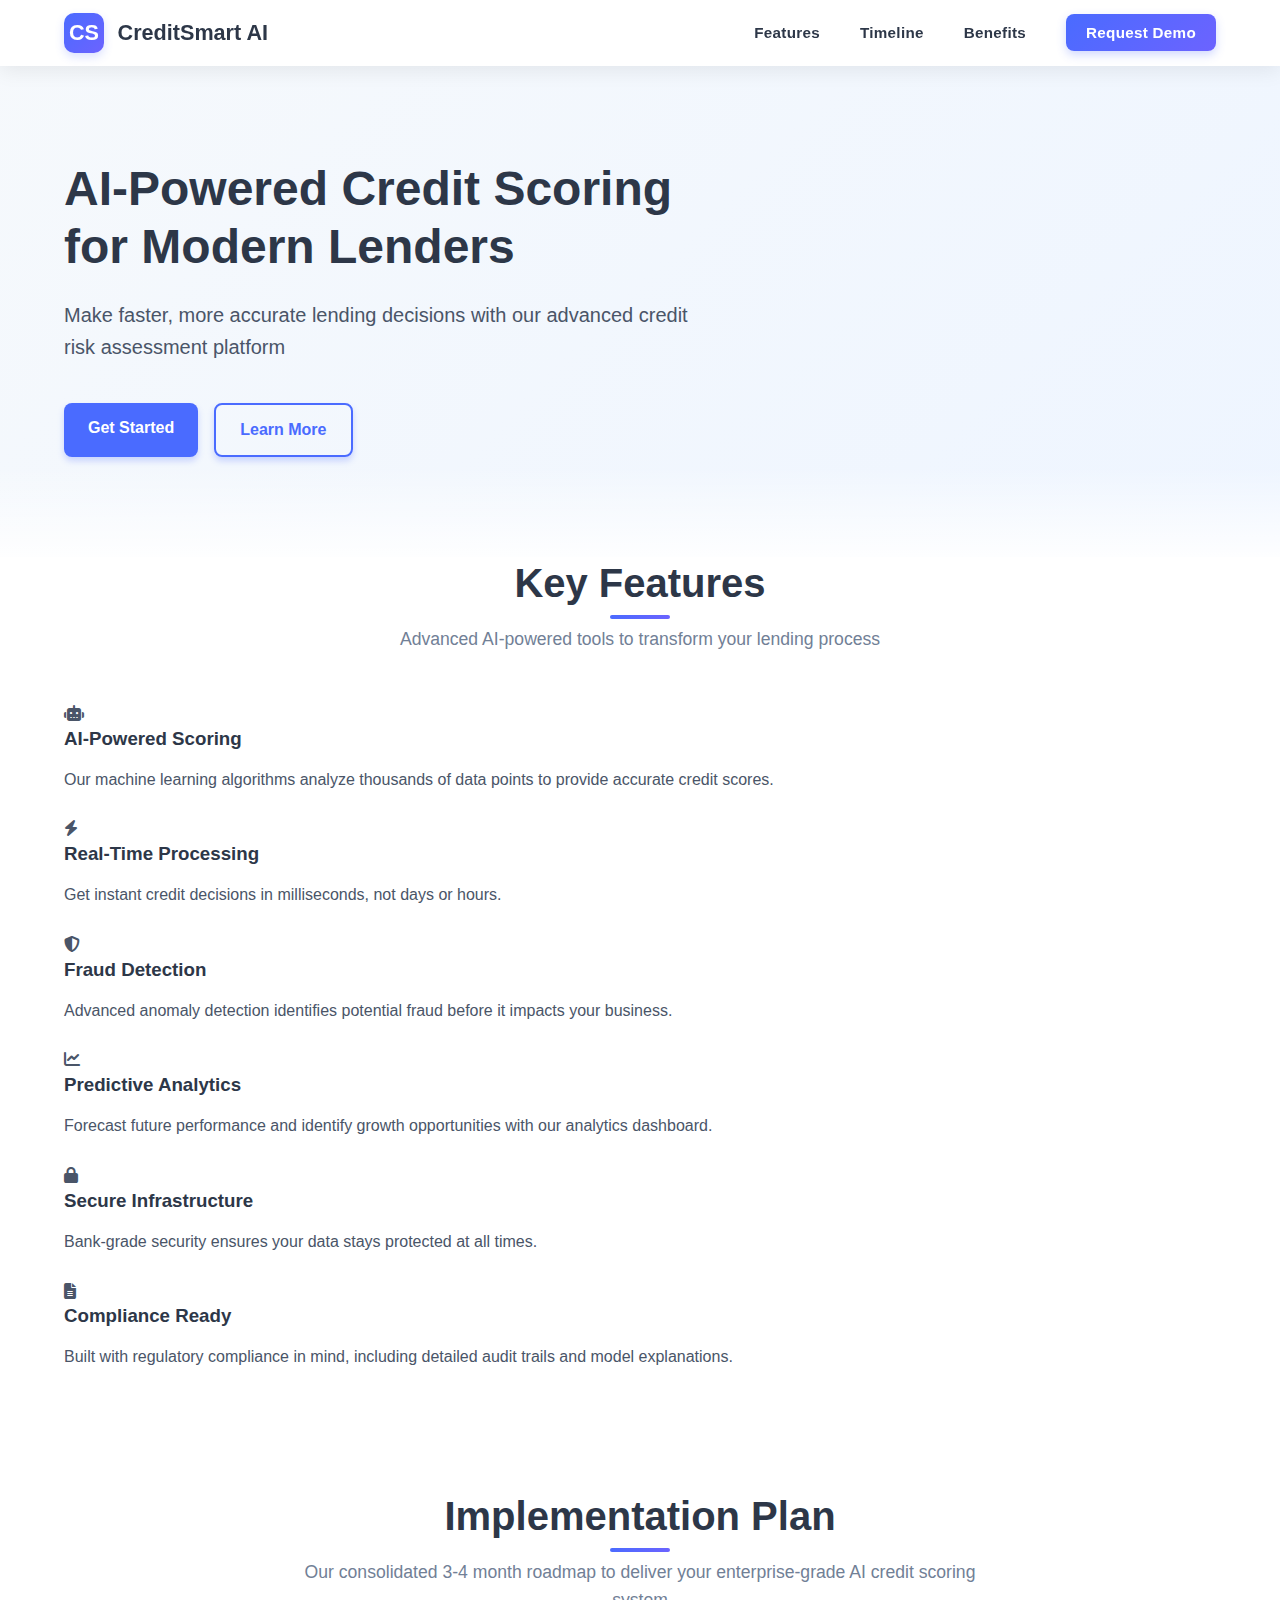
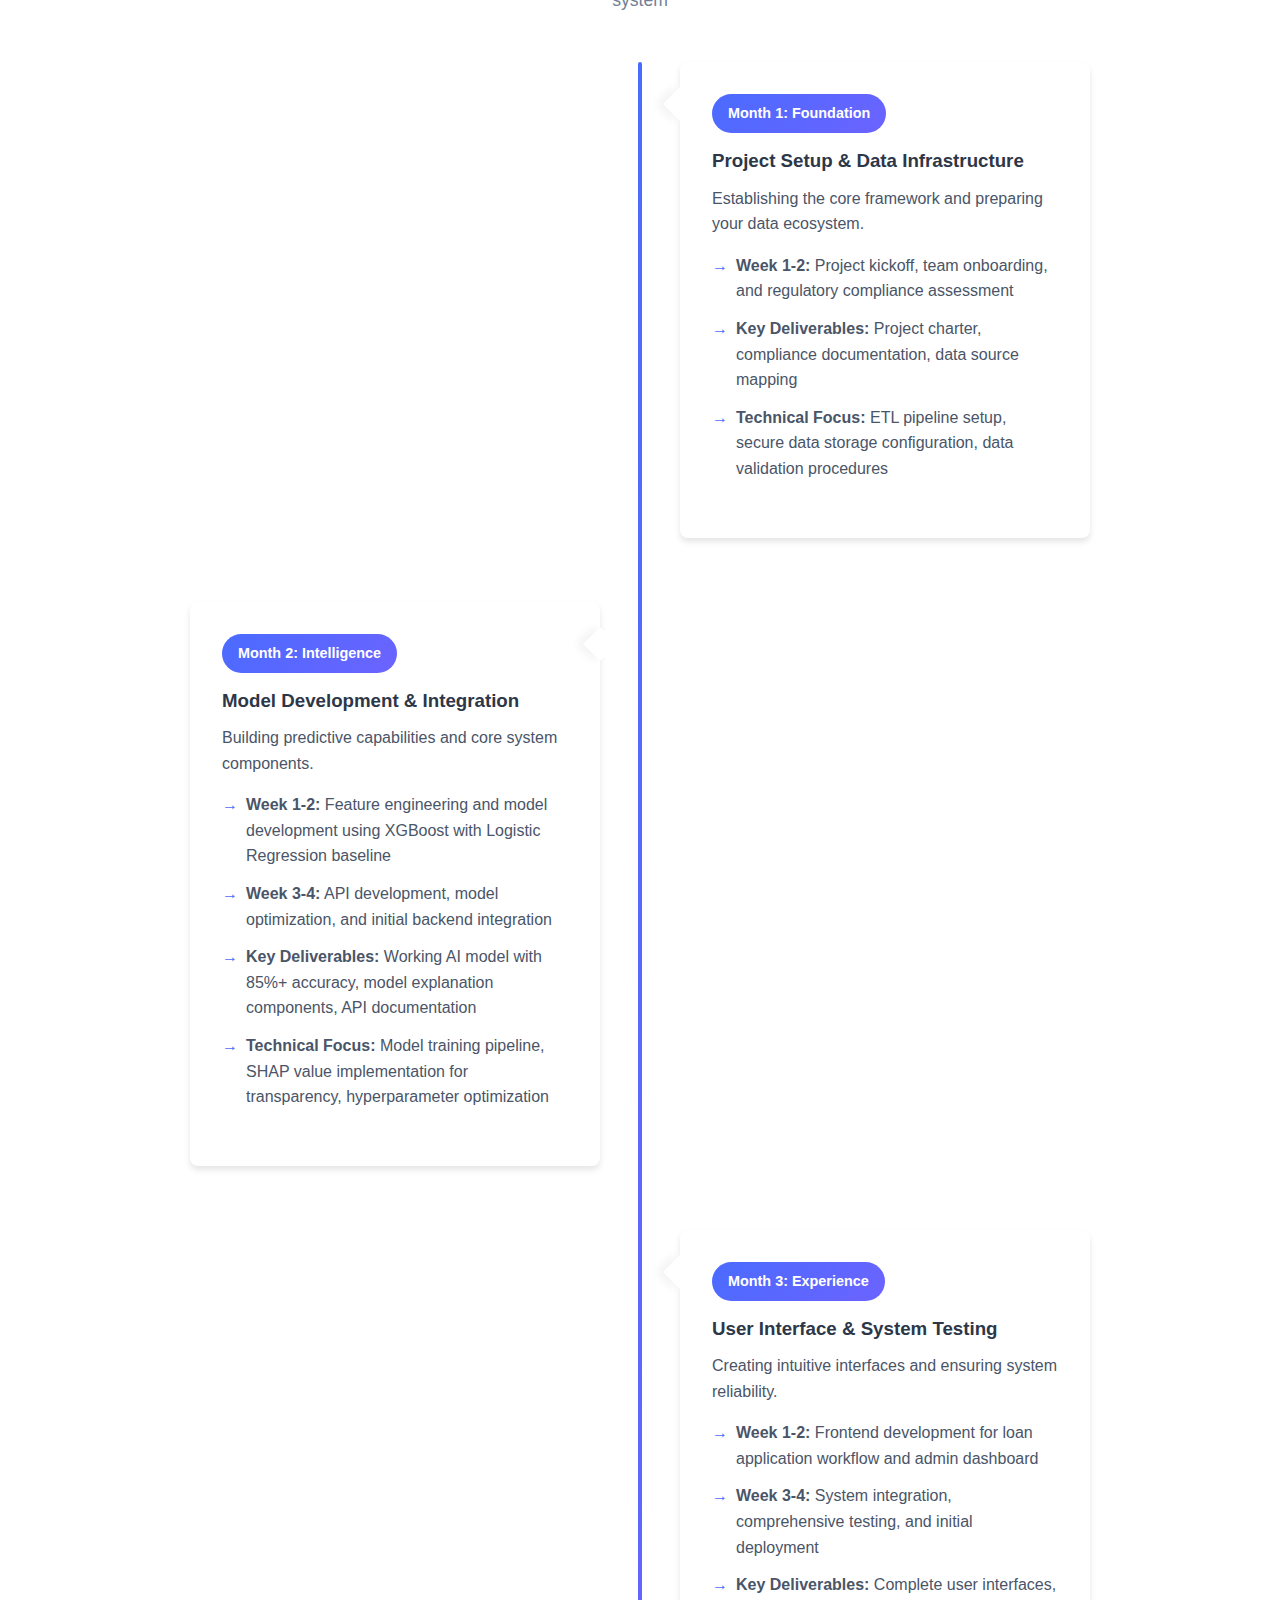
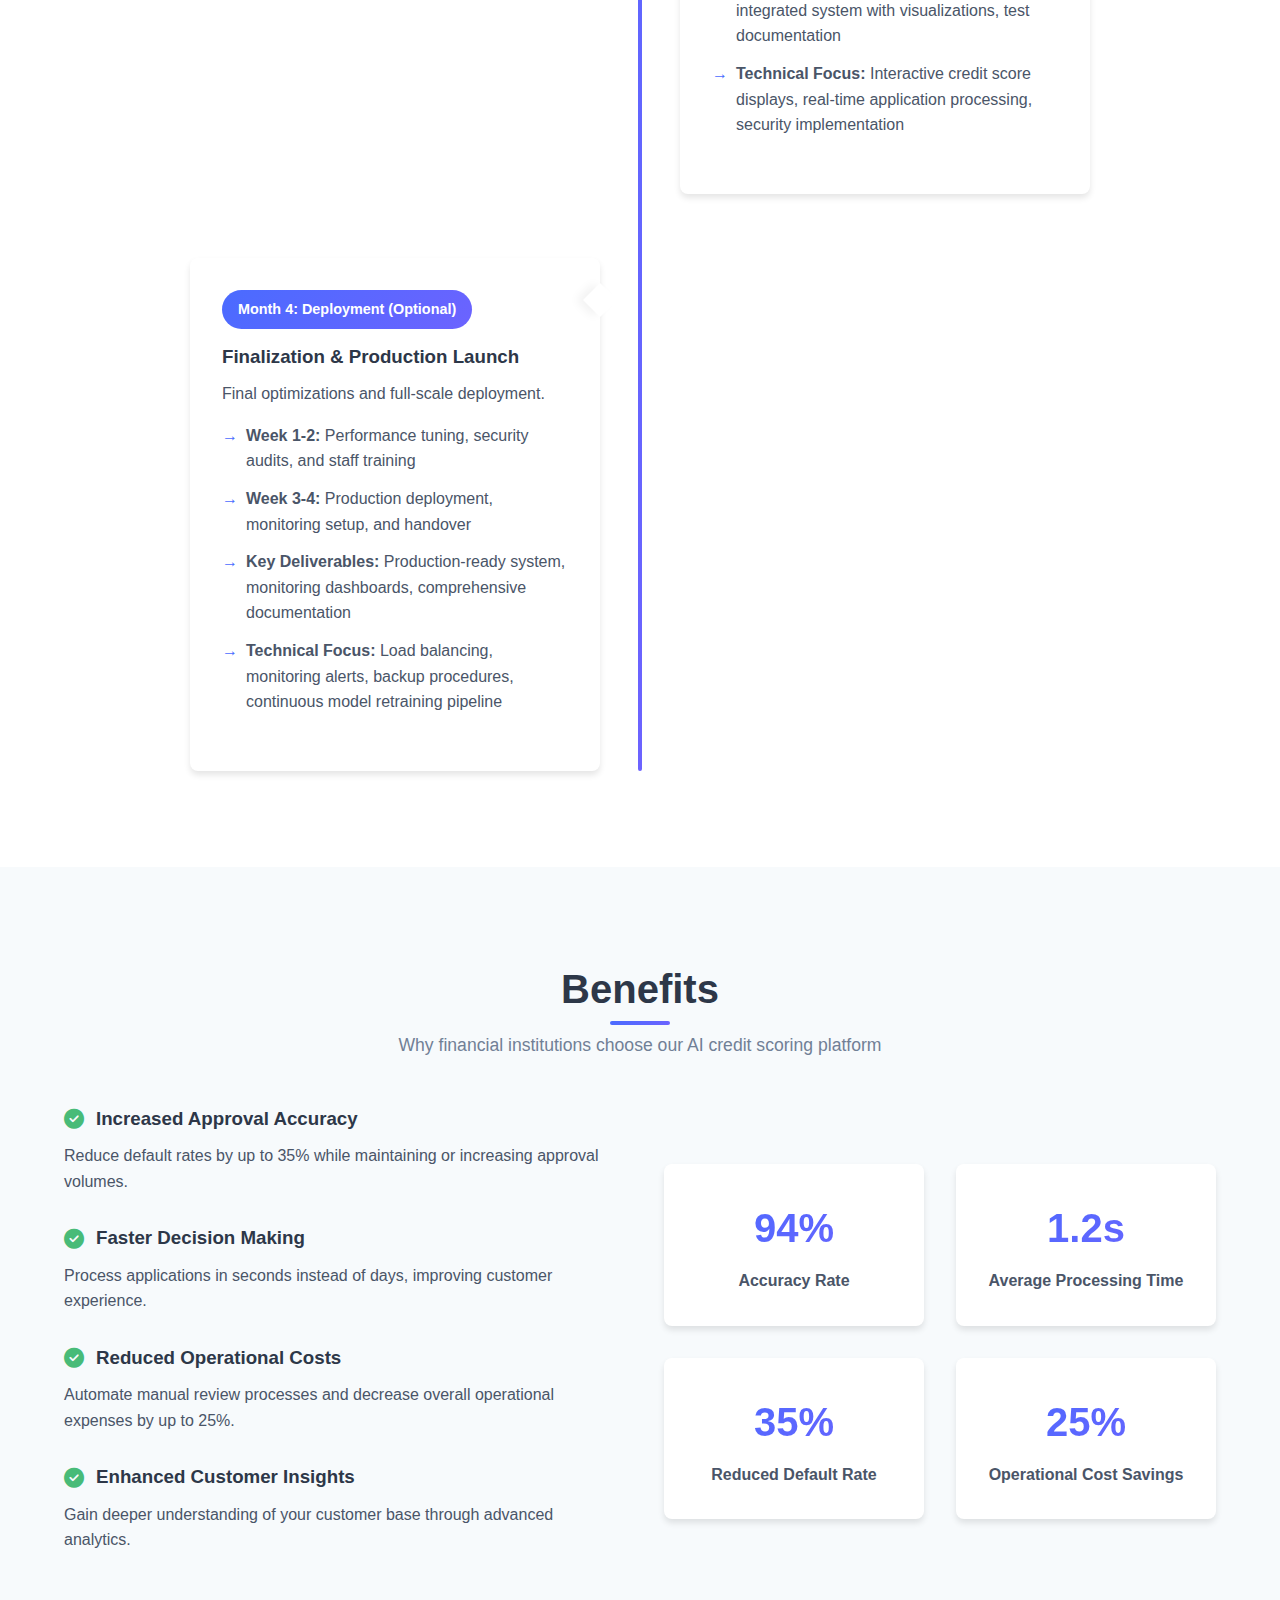
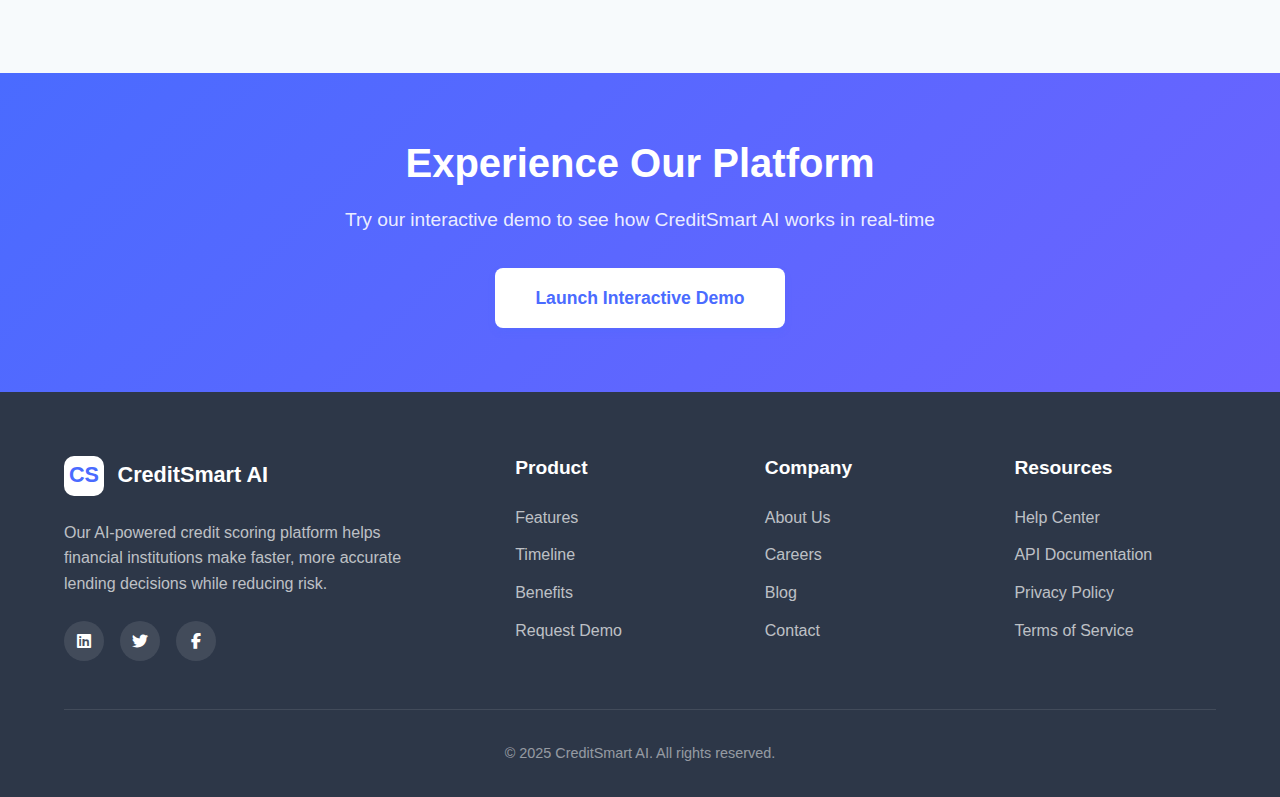
<file: index.html>
<!DOCTYPE html>
<html lang="en">
<head>
    <meta charset="UTF-8">
    <meta name="viewport" content="width=device-width, initial-scale=1.0">
    <title>CreditSmart AI - Intelligent Credit Scoring Platform</title>
    <link rel="stylesheet" href="css/styles.css">
    <link rel="stylesheet" href="https://cdnjs.cloudflare.com/ajax/libs/font-awesome/6.4.0/css/all.min.css">
</head>
<body>
    <!-- Stylish Navigation Bar -->
    <header class="navbar">
        <div class="container">
            <div class="logo">
                <div class="logo-icon">CS</div>
                CreditSmart AI
            </div>
            <div class="menu-toggle">
                <span></span>
                <span></span>
                <span></span>
            </div>
            <nav>
                <ul>
                    <li><a href="#features">Features</a></li>
                    <li><a href="#timeline">Timeline</a></li>
                    <li><a href="#benefits">Benefits</a></li>
                    <li><a href="#" class="btn-primary">Request Demo</a></li>
                </ul>
            </nav>
        </div>
    </header>

    <!-- Hero Section -->
    <section class="hero">
        <div class="container">
            <div class="hero-content">
                <h1>AI-Powered Credit Scoring for Modern Lenders</h1>
                <p>Make faster, more accurate lending decisions with our advanced credit risk assessment platform</p>
                <div class="hero-buttons">
                    <a href="#" class="btn">Get Started</a>
                    <a href="#" class="btn btn-outline">Learn More</a>
                </div>
            </div>
        </div>
    </section>
    
    <!-- Features Section - Added dynamically via JS -->
    <section class="features" id="features">
        <div class="container">
            <div class="section-header">
                <h2>Key Features</h2>
                <p>Advanced AI-powered tools to transform your lending process</p>
            </div>
            
            <div class="features-grid">
                <div class="feature-card">
                    <div class="feature-icon">
                        <i class="fas fa-robot"></i>
                    </div>
                    <h3>AI-Powered Scoring</h3>
                    <p>Our machine learning algorithms analyze thousands of data points to provide accurate credit scores.</p>
                </div>
                
                <div class="feature-card">
                    <div class="feature-icon">
                        <i class="fas fa-bolt"></i>
                    </div>
                    <h3>Real-Time Processing</h3>
                    <p>Get instant credit decisions in milliseconds, not days or hours.</p>
                </div>
                
                <div class="feature-card">
                    <div class="feature-icon">
                        <i class="fas fa-shield-alt"></i>
                    </div>
                    <h3>Fraud Detection</h3>
                    <p>Advanced anomaly detection identifies potential fraud before it impacts your business.</p>
                </div>
                
                <div class="feature-card">
                    <div class="feature-icon">
                        <i class="fas fa-chart-line"></i>
                    </div>
                    <h3>Predictive Analytics</h3>
                    <p>Forecast future performance and identify growth opportunities with our analytics dashboard.</p>
                </div>
                
                <div class="feature-card">
                    <div class="feature-icon">
                        <i class="fas fa-lock"></i>
                    </div>
                    <h3>Secure Infrastructure</h3>
                    <p>Bank-grade security ensures your data stays protected at all times.</p>
                </div>
                
                <div class="feature-card">
                    <div class="feature-icon">
                        <i class="fas fa-file-alt"></i>
                    </div>
                    <h3>Compliance Ready</h3>
                    <p>Built with regulatory compliance in mind, including detailed audit trails and model explanations.</p>
                </div>
            </div>
        </div>
    </section>
    
    <!-- Timeline Section -->
    <section class="timeline" id="timeline">
        <div class="container">
            <div class="section-header">
                <h2>Implementation Plan</h2>
                <p>Our consolidated 3-4 month roadmap to deliver your enterprise-grade AI credit scoring system</p>
            </div>
            
            <div class="timeline-container">
                <div class="timeline-item">
                    <div class="timeline-content">
                        <div class="timeline-date">Month 1: Foundation</div>
                        <h3>Project Setup & Data Infrastructure</h3>
                        <p>Establishing the core framework and preparing your data ecosystem.</p>
                        <ul>
                            <li><strong>Week 1-2:</strong> Project kickoff, team onboarding, and regulatory compliance assessment</li>
                            <li><strong>Key Deliverables:</strong> Project charter, compliance documentation, data source mapping</li>
                            <li><strong>Technical Focus:</strong> ETL pipeline setup, secure data storage configuration, data validation procedures</li>
                        </ul>
                    </div>
                </div>
                
                <div class="timeline-item">
                    <div class="timeline-content">
                        <div class="timeline-date">Month 2: Intelligence</div>
                        <h3>Model Development & Integration</h3>
                        <p>Building predictive capabilities and core system components.</p>
                        <ul>
                            <li><strong>Week 1-2:</strong> Feature engineering and model development using XGBoost with Logistic Regression baseline</li>
                            <li><strong>Week 3-4:</strong> API development, model optimization, and initial backend integration</li>
                            <li><strong>Key Deliverables:</strong> Working AI model with 85%+ accuracy, model explanation components, API documentation</li>
                            <li><strong>Technical Focus:</strong> Model training pipeline, SHAP value implementation for transparency, hyperparameter optimization</li>
                        </ul>
                    </div>
                </div>
                
                <div class="timeline-item">
                    <div class="timeline-content">
                        <div class="timeline-date">Month 3: Experience</div>
                        <h3>User Interface & System Testing</h3>
                        <p>Creating intuitive interfaces and ensuring system reliability.</p>
                        <ul>
                            <li><strong>Week 1-2:</strong> Frontend development for loan application workflow and admin dashboard</li>
                            <li><strong>Week 3-4:</strong> System integration, comprehensive testing, and initial deployment</li>
                            <li><strong>Key Deliverables:</strong> Complete user interfaces, integrated system with visualizations, test documentation</li>
                            <li><strong>Technical Focus:</strong> Interactive credit score displays, real-time application processing, security implementation</li>
                        </ul>
                    </div>
                </div>
                
                <div class="timeline-item">
                    <div class="timeline-content">
                        <div class="timeline-date">Month 4: Deployment (Optional)</div>
                        <h3>Finalization & Production Launch</h3>
                        <p>Final optimizations and full-scale deployment.</p>
                        <ul>
                            <li><strong>Week 1-2:</strong> Performance tuning, security audits, and staff training</li>
                            <li><strong>Week 3-4:</strong> Production deployment, monitoring setup, and handover</li>
                            <li><strong>Key Deliverables:</strong> Production-ready system, monitoring dashboards, comprehensive documentation</li>
                            <li><strong>Technical Focus:</strong> Load balancing, monitoring alerts, backup procedures, continuous model retraining pipeline</li>
                        </ul>
                    </div>
                </div>
            </div>
        </div>
    </section>
    
    <!-- Benefits Section -->
    <section class="benefits" id="benefits">
        <div class="container">
            <div class="section-header">
                <h2>Benefits</h2>
                <p>Why financial institutions choose our AI credit scoring platform</p>
            </div>
            
            <div class="benefits-container">
                <div class="benefits-text">
                    <div class="benefit-item">
                        <h3><i class="fas fa-check-circle"></i> Increased Approval Accuracy</h3>
                        <p>Reduce default rates by up to 35% while maintaining or increasing approval volumes.</p>
                    </div>
                    
                    <div class="benefit-item">
                        <h3><i class="fas fa-check-circle"></i> Faster Decision Making</h3>
                        <p>Process applications in seconds instead of days, improving customer experience.</p>
                    </div>
                    
                    <div class="benefit-item">
                        <h3><i class="fas fa-check-circle"></i> Reduced Operational Costs</h3>
                        <p>Automate manual review processes and decrease overall operational expenses by up to 25%.</p>
                    </div>
                    
                    <div class="benefit-item">
                        <h3><i class="fas fa-check-circle"></i> Enhanced Customer Insights</h3>
                        <p>Gain deeper understanding of your customer base through advanced analytics.</p>
                    </div>
                </div>
                
                <div class="benefits-stats">
                    <div class="stat-item">
                        <div class="stat-number">94%</div>
                        <div class="stat-label">Accuracy Rate</div>
                    </div>
                    
                    <div class="stat-item">
                        <div class="stat-number">1.2s</div>
                        <div class="stat-label">Average Processing Time</div>
                    </div>
                    
                    <div class="stat-item">
                        <div class="stat-number">35%</div>
                        <div class="stat-label">Reduced Default Rate</div>
                    </div>
                    
                    <div class="stat-item">
                        <div class="stat-number">25%</div>
                        <div class="stat-label">Operational Cost Savings</div>
                    </div>
                </div>
            </div>
        </div>
    </section>

    <!-- Demo Link Section -->
    <section class="demo-link" id="demo">
        <div class="container">
            <div class="demo-content">
                <h2>Experience Our Platform</h2>
                <p>Try our interactive demo to see how CreditSmart AI works in real-time</p>
                <a href="https://studio--creditwise-ai-34bnd.us-central1.hosted.app/" target="_blank" class="btn btn-large">Launch Interactive Demo</a>
            </div>
        </div>
    </section>
    
    <!-- Footer -->
    <footer>
        <div class="container">
            <div class="footer-content">
                <div class="footer-about">
                    <div class="footer-logo">
                        <div class="footer-logo-icon">CS</div>
                        CreditSmart AI
                    </div>
                    <p>Our AI-powered credit scoring platform helps financial institutions make faster, more accurate lending decisions while reducing risk.</p>
                    <div class="social-links">
                        <a href="#"><i class="fab fa-linkedin"></i></a>
                        <a href="#"><i class="fab fa-twitter"></i></a>
                        <a href="#"><i class="fab fa-facebook-f"></i></a>
                    </div>
                </div>
                
                <div class="footer-links">
                    <h4>Product</h4>
                    <ul>
                        <li><a href="#features">Features</a></li>
                        <li><a href="#timeline">Timeline</a></li>
                        <li><a href="#benefits">Benefits</a></li>
                        <li><a href="#demo">Request Demo</a></li>
                    </ul>
                </div>
                
                <div class="footer-links">
                    <h4>Company</h4>
                    <ul>
                        <li><a href="#">About Us</a></li>
                        <li><a href="#">Careers</a></li>
                        <li><a href="#">Blog</a></li>
                        <li><a href="#">Contact</a></li>
                    </ul>
                </div>
                
                <div class="footer-links">
                    <h4>Resources</h4>
                    <ul>
                        <li><a href="#">Help Center</a></li>
                        <li><a href="#">API Documentation</a></li>
                        <li><a href="#">Privacy Policy</a></li>
                        <li><a href="#">Terms of Service</a></li>
                    </ul>
                </div>
            </div>
            
            <div class="copyright">
                &copy; 2025 CreditSmart AI. All rights reserved.
            </div>
        </div>
    </footer>
    
    <script src="js/script.js"></script>
</body>
</html>
</file>
<file: css/styles.css>
/* Base variables */
:root {
    --primary: #4A6BFF;
    --primary-dark: #3A54CC;
    --secondary: #6C63FF;
    --dark: #2D3748;
    --text: #4A5568;
    --light-text: #718096;
    --light-bg: #F7FAFC;
    --border: #E2E8F0;
    --success: #48BB78;
    --warning: #ECC94B;
    --danger: #F56565;
    --border-radius: 8px;
    --box-shadow: 0 4px 6px rgba(0, 0, 0, 0.1);
    --transition: all 0.3s ease;
    --gradient: linear-gradient(135deg, #4A6BFF 0%, #6C63FF 100%);
}

/* Reset and base styles */
* {
    margin: 0;
    padding: 0;
    box-sizing: border-box;
}

body {
    font-family: 'Segoe UI', Tahoma, Geneva, Verdana, sans-serif;
    line-height: 1.6;
    color: var(--text);
    background-color: #fff;
}

a {
    text-decoration: none;
    color: var(--primary);
}

h1, h2, h3, h4, h5, h6 {
    color: var(--dark);
    font-weight: 700;
    line-height: 1.3;
    margin-bottom: 1rem;
}

p {
    margin-bottom: 1.5rem;
}

ul {
    list-style-position: inside;
    margin-bottom: 1.5rem;
}

img {
    max-width: 100%;
    height: auto;
}

.container {
    width: 100%;
    max-width: 1200px;
    margin: 0 auto;
    padding: 0 1.5rem;
}

.section-header {
    text-align: center;
    margin-bottom: 3rem;
}

.section-header h2 {
    font-size: 2.5rem;
    margin-bottom: 1rem;
    position: relative;
    display: inline-block;
}

.section-header h2:after {
    content: '';
    position: absolute;
    width: 60px;
    height: 4px;
    background: var(--gradient);
    bottom: -10px;
    left: 50%;
    transform: translateX(-50%);
    border-radius: 2px;
}

.section-header p {
    font-size: 1.1rem;
    color: var(--light-text);
    max-width: 700px;
    margin: 0 auto;
}

/* Button styles */
.btn {
    display: inline-block;
    padding: 0.75rem 1.5rem;
    border-radius: var(--border-radius);
    font-weight: 600;
    text-align: center;
    cursor: pointer;
    transition: var(--transition);
    background-color: var(--primary);
    color: white;
    border: none;
    box-shadow: 0 4px 6px rgba(74, 107, 255, 0.25);
}

.btn:hover {
    transform: translateY(-3px);
    box-shadow: 0 6px 10px rgba(74, 107, 255, 0.3);
}

.btn-large {
    padding: 1rem 2rem;
    font-size: 1.1rem;
}

.btn-outline {
    background-color: transparent;
    border: 2px solid var(--primary);
    color: var(--primary);
}

.btn-outline:hover {
    background-color: var(--primary);
    color: white;
}

/* Navigation Bar Styles */
.navbar {
    position: fixed;
    top: 0;
    left: 0;
    right: 0;
    background-color: rgba(255, 255, 255, 0.95);
    backdrop-filter: blur(10px);
    -webkit-backdrop-filter: blur(10px);
    box-shadow: 0 4px 20px rgba(0, 0, 0, 0.08);
    padding: 0.8rem 0;
    z-index: 1000;
    transition: all 0.3s ease;
}

.navbar.scrolled {
    padding: 0.6rem 0;
    background-color: rgba(255, 255, 255, 0.98);
    box-shadow: 0 5px 15px rgba(0, 0, 0, 0.1);
}

.navbar .container {
    display: flex;
    justify-content: space-between;
    align-items: center;
}

.logo {
    display: flex;
    align-items: center;
    font-size: 1.35rem;
    font-weight: 700;
    color: var(--dark);
}

.logo-icon {
    background: var(--gradient);
    color: white;
    width: 40px;
    height: 40px;
    border-radius: 10px;
    display: flex;
    align-items: center;
    justify-content: center;
    margin-right: 0.85rem;
    font-weight: 700;
    box-shadow: 0 4px 10px rgba(74, 107, 255, 0.2);
    transition: all 0.3s ease;
}

.logo:hover .logo-icon {
    transform: rotate(5deg) scale(1.05);
}

nav ul {
    display: flex;
    list-style: none;
    margin: 0;
    padding: 0;
}

nav ul li {
    margin-left: 2.5rem;
}

nav ul li a {
    color: var(--dark);
    font-weight: 600;
    position: relative;
    padding: 0.5rem 0;
    font-size: 0.95rem;
    letter-spacing: 0.3px;
    transition: all 0.3s ease;
}

nav ul li a:after {
    content: '';
    position: absolute;
    width: 0;
    height: 3px;
    bottom: -5px;
    left: 0;
    background: var(--gradient);
    border-radius: 10px;
    transition: width 0.3s ease;
}

nav ul li a:hover {
    color: var(--primary);
}

nav ul li a:hover:after {
    width: 100%;
}

nav ul li a.btn-primary {
    color: white;
    background: var(--gradient);
    padding: 0.65rem 1.25rem;
    border-radius: var(--border-radius);
    box-shadow: 0 4px 10px rgba(74, 107, 255, 0.25);
    transition: all 0.3s ease;
}

nav ul li a.btn-primary:hover {
    transform: translateY(-3px);
    box-shadow: 0 6px 15px rgba(74, 107, 255, 0.35);
    color: white;
}

nav ul li a.btn-primary:after {
    display: none;
}

.menu-toggle {
    display: none;
    flex-direction: column;
    cursor: pointer;
    z-index: 100;
}

.menu-toggle span {
    width: 30px;
    height: 3px;
    background-color: var(--primary);
    margin-bottom: 6px;
    border-radius: 3px;
    transition: var(--transition);
}

/* Mobile menu animation */
.menu-toggle.active span:nth-child(1) {
    transform: translateY(9px) rotate(45deg);
}

.menu-toggle.active span:nth-child(2) {
    opacity: 0;
}

.menu-toggle.active span:nth-child(3) {
    transform: translateY(-9px) rotate(-45deg);
}

/* Hero Section */
.hero {
    padding: 160px 0 100px;
    background: linear-gradient(135deg, #f6f9fc 0%, #eef5ff 100%);
    position: relative;
    overflow: hidden;
}

.hero:after {
    content: '';
    position: absolute;
    bottom: -10px;
    left: 0;
    right: 0;
    height: 100px;
    background: linear-gradient(to bottom, transparent, white);
}

.hero-content {
    max-width: 650px;
    position: relative;
    z-index: 5;
}

.hero h1 {
    font-size: 3rem;
    margin-bottom: 1.5rem;
    line-height: 1.2;
    color: var(--dark);
}

.hero p {
    font-size: 1.25rem;
    margin-bottom: 2.5rem;
    color: var(--text);
}

.hero-buttons {
    display: flex;
    gap: 1rem;
}

/* Timeline Section */
.timeline {
    padding: 6rem 0;
    background-color: #fff;
}

.timeline-container {
    position: relative;
    max-width: 900px;
    margin: 0 auto;
}

.timeline-container:before {
    content: '';
    position: absolute;
    top: 0;
    bottom: 0;
    left: 50%;
    width: 4px;
    background: var(--gradient);
    transform: translateX(-50%);
    border-radius: 2px;
}

.timeline-item {
    position: relative;
    margin-bottom: 4rem;
}

.timeline-item:last-child {
    margin-bottom: 0;
}

.timeline-content {
    position: relative;
    width: calc(50% - 40px);
    padding: 2rem;
    background: white;
    border-radius: var(--border-radius);
    box-shadow: var(--box-shadow);
    transition: var(--transition);
}

.timeline-item:nth-child(odd) .timeline-content {
    margin-left: auto;
}

.timeline-item:nth-child(even) .timeline-content:before {
    left: auto;
    right: -12px;
    transform: rotate(45deg);
}

.timeline-content:hover {
    transform: translateY(-5px);
    box-shadow: 0 12px 20px rgba(0, 0, 0, 0.1);
}

.timeline-content:before {
    content: '';
    position: absolute;
    top: 30px;
    left: -12px;
    width: 24px;
    height: 24px;
    background: white;
    transform: rotate(45deg);
    box-shadow: -5px 5px 10px rgba(0, 0, 0, 0.05);
}

.timeline-date {
    display: inline-block;
    padding: 0.5rem 1rem;
    background: var(--gradient);
    color: white;
    border-radius: 20px;
    margin-bottom: 1rem;
    font-weight: 600;
    font-size: 0.9rem;
}

.timeline-content h3 {
    margin-bottom: 0.75rem;
    color: var(--dark);
}

.timeline-content p {
    margin-bottom: 1rem;
    color: var(--text);
}

.timeline-content ul {
    list-style: none;
    margin-left: 0;
}

.timeline-content ul li {
    margin-bottom: 0.75rem;
    position: relative;
    padding-left: 1.5rem;
}

.timeline-content ul li:before {
    content: '→';
    position: absolute;
    left: 0;
    color: var(--primary);
    font-weight: 700;
}

/* Benefits Section */
.benefits {
    padding: 6rem 0;
    background-color: var(--light-bg);
}

.benefits-container {
    display: flex;
    gap: 3rem;
    align-items: center;
}

.benefits-text {
    flex: 1;
}

.benefit-item {
    margin-bottom: 2rem;
}

.benefit-item:last-child {
    margin-bottom: 0;
}

.benefit-item h3 {
    display: flex;
    align-items: center;
    margin-bottom: 0.75rem;
}

.benefit-item h3 i {
    color: var(--success);
    margin-right: 0.75rem;
    font-size: 1.25rem;
}

.benefit-item p {
    color: var(--text);
}

.benefits-stats {
    flex: 1;
    display: grid;
    grid-template-columns: repeat(2, 1fr);
    gap: 2rem;
}

.stat-item {
    background: white;
    border-radius: var(--border-radius);
    box-shadow: var(--box-shadow);
    padding: 2rem;
    text-align: center;
    transition: var(--transition);
}

.stat-item:hover {
    transform: translateY(-5px);
    box-shadow: 0 12px 20px rgba(0, 0, 0, 0.1);
}

.stat-number {
    font-size: 2.5rem;
    font-weight: 700;
    margin-bottom: 0.5rem;
    background: var(--gradient);
    -webkit-background-clip: text;
    -webkit-text-fill-color: transparent;
}

.stat-label {
    color: var(--text);
    font-weight: 600;
}

/* Demo Link Section */
.demo-link {
    padding: 4rem 0;
    background: var(--gradient);
}

.demo-content {
    text-align: center;
    color: white;
    max-width: 700px;
    margin: 0 auto;
}

.demo-content h2 {
    color: white;
    font-size: 2.5rem;
    margin-bottom: 1rem;
}

.demo-content p {
    color: rgba(255, 255, 255, 0.9);
    margin-bottom: 2rem;
    font-size: 1.2rem;
}

.demo-content .btn {
    background-color: white;
    color: var(--primary);
    font-size: 1.1rem;
    padding: 1rem 2.5rem;
}

.demo-content .btn:hover {
    background-color: rgba(255, 255, 255, 0.9);
}

/* Footer */
footer {
    background-color: var(--dark);
    color: white;
    padding: 4rem 0 2rem;
}

.footer-content {
    display: grid;
    grid-template-columns: 2fr 1fr 1fr 1fr;
    gap: 3rem;
    margin-bottom: 3rem;
}

.footer-about {
    max-width: 350px;
}

.footer-logo {
    display: flex;
    align-items: center;
    font-size: 1.35rem;
    font-weight: 700;
    color: white;
    margin-bottom: 1.5rem;
}

.footer-logo-icon {
    background: white;
    color: var(--primary);
    width: 40px;
    height: 40px;
    border-radius: 10px;
    display: flex;
    align-items: center;
    justify-content: center;
    margin-right: 0.85rem;
    font-weight: 700;
}

.footer-about p {
    color: rgba(255, 255, 255, 0.7);
    margin-bottom: 1.5rem;
}

.social-links {
    display: flex;
    gap: 1rem;
}

.social-links a {
    display: flex;
    align-items: center;
    justify-content: center;
    width: 40px;
    height: 40px;
    border-radius: 50%;
    background-color: rgba(255, 255, 255, 0.1);
    color: white;
    transition: var(--transition);
}

.social-links a:hover {
    background-color: var(--primary);
    transform: translateY(-3px);
}

.footer-links h4 {
    color: white;
    margin-bottom: 1.5rem;
    font-size: 1.2rem;
}

.footer-links ul {
    list-style: none;
    padding: 0;
    margin: 0;
}

.footer-links li {
    margin-bottom: 0.75rem;
}

.footer-links a {
    color: rgba(255, 255, 255, 0.7);
    transition: var(--transition);
}

.footer-links a:hover {
    color: white;
    padding-left: 5px;
}

.copyright {
    text-align: center;
    padding-top: 2rem;
    border-top: 1px solid rgba(255, 255, 255, 0.1);
    color: rgba(255, 255, 255, 0.5);
    font-size: 0.9rem;
}

/* Responsive Adjustments */
@media (max-width: 992px) {
    .benefits-container {
        flex-direction: column;
    }
    
    .footer-content {
        grid-template-columns: 1fr 1fr;
    }
    
    .timeline-container:before {
        left: 30px;
    }
    
    .timeline-content {
        width: calc(100% - 60px);
        margin-left: 60px !important;
    }
    
    .timeline-content:before {
        left: -12px !important;
        right: auto !important;
    }
}

@media (max-width: 768px) {
    .menu-toggle {
        display: flex;
    }
    
    nav {
        position: fixed;
        top: 70px;
        left: 0;
        right: 0;
        background-color: white;
        padding: 1.5rem 0;
        box-shadow: 0 10px 15px rgba(0, 0, 0, 0.1);
        clip-path: polygon(0 0, 100% 0, 100% 0, 0 0);
        transition: clip-path 0.4s ease;
        z-index: 999;
    }
    
    nav.active {
        clip-path: polygon(0 0, 100% 0, 100% 100%, 0 100%);
    }
    
    nav ul {
        flex-direction: column;
        padding: 0 2rem;
    }
    
    nav ul li {
        margin: 1rem 0;
        text-align: center;
    }
    
    nav ul li a {
        display: block;
        font-size: 1.1rem;
        padding: 0.75rem 0;
    }
    
    nav ul li a.btn-primary {
        margin-top: 0.5rem;
    }
    
    .hero {
        padding: 140px 0 80px;
        text-align: center;
    }
    
    .hero-content {
        margin: 0 auto;
    }
    
    .hero h1 {
        font-size: 2.5rem;
    }
    
    .hero-buttons {
        justify-content: center;
    }
    
    .section-header h2 {
        font-size: 2rem;
    }
    
    .benefits-stats {
        grid-template-columns: 1fr;
    }
    
    .footer-content {
        grid-template-columns: 1fr;
        gap: 2rem;
    }
    
    .footer-about {
        max-width: 100%;
    }
}

@media (max-width: 576px) {
    .container {
        padding: 0 1rem;
    }
    
    .hero h1 {
        font-size: 2rem;
    }
    
    .hero p {
        font-size: 1.1rem;
    }
    
    .hero-buttons {
        flex-direction: column;
        gap: 1rem;
    }
    
    .timeline-content {
        padding: 1.5rem;
    }
}
</file>
